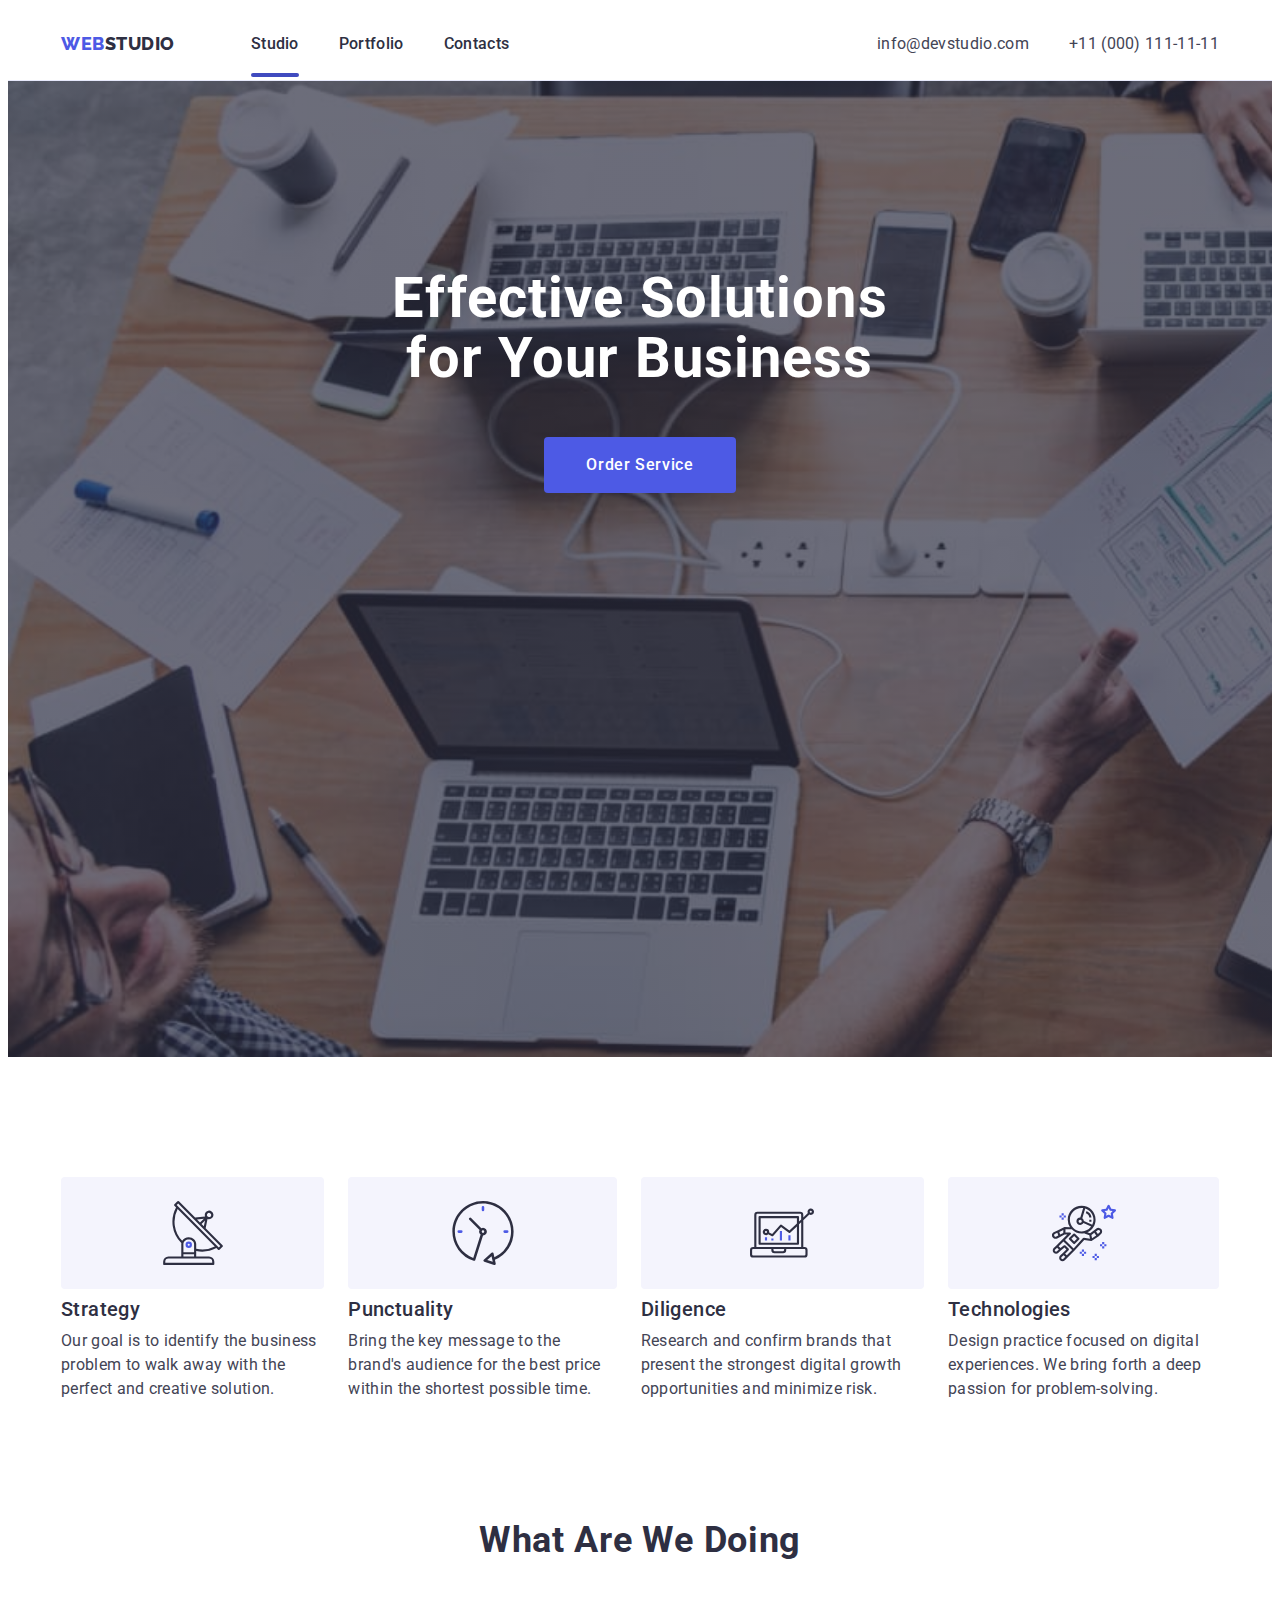
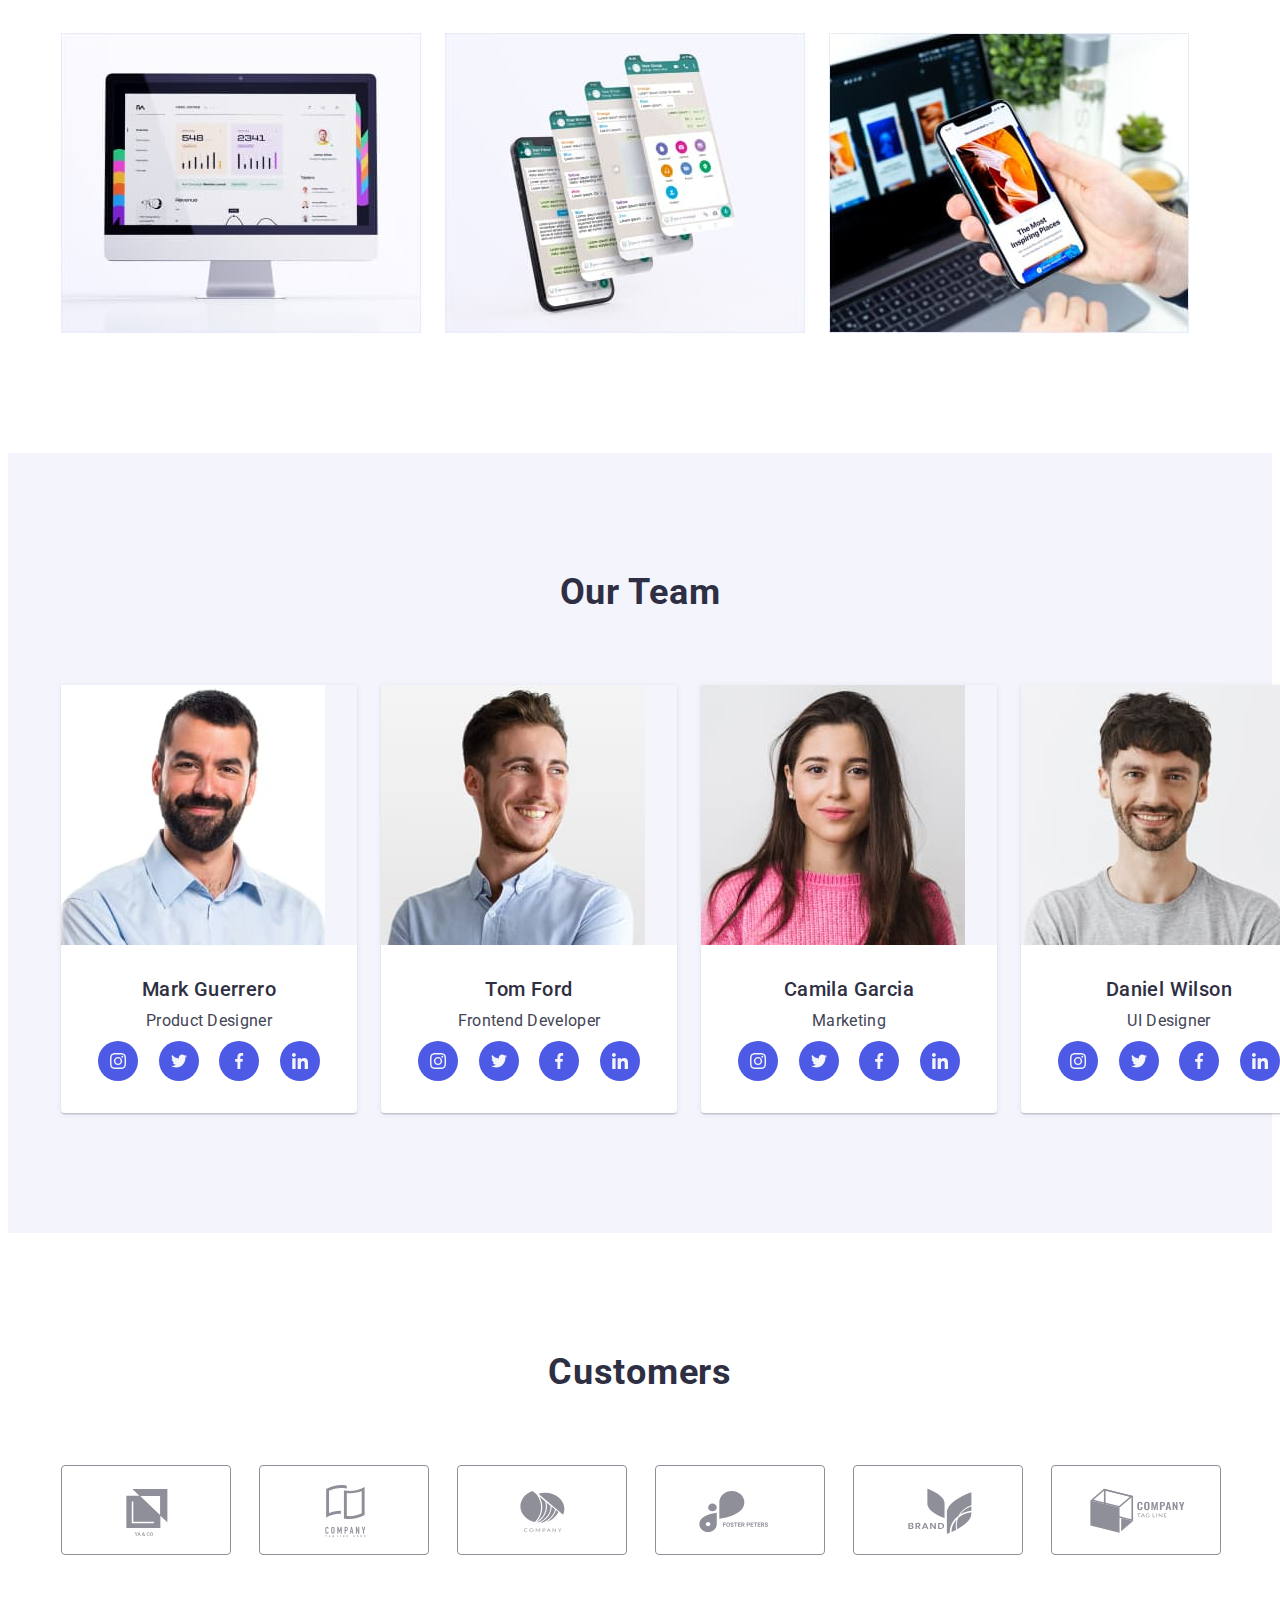
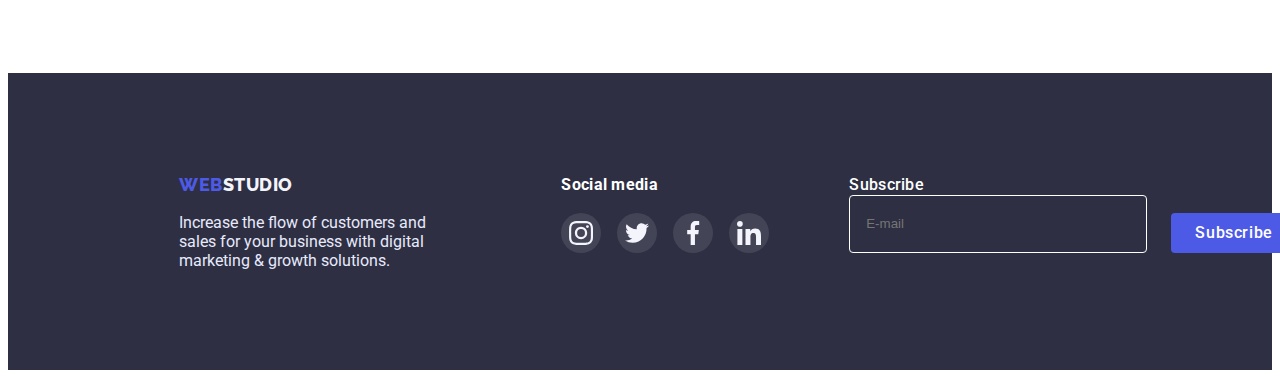
<file: index.html>
<!DOCTYPE html>
<html lang="en">
	<head>
		<meta charset="UTF-8" />
		<meta http-equiv="X-UA-Compatible" content="IE=edge" />
		<meta name="viewport" content="width=device-width, initial-scale=1.0" />
		<title>WebStudio</title>
		<link rel="preconnect" href="https://fonts.googleapis.com" />
		<link rel="preconnect" href="https://fonts.gstatic.com" crossorigin />
		<link
			href="https://fonts.googleapis.com/css2?family=Raleway:wght@800&family=Roboto:wght@400;500;700;900&display=swap"
			rel="stylesheet"
		/>
		<link
			rel="stylesheet"
			href="https://cdnjs.cloudflare.com/ajax/libs/modern-normalize/1.1.0/modern-normalize.min.css"
			integrity="sha512-wpPYUAdjBVSE4KJnH1VR1HeZfpl1ub8YT/NKx4PuQ5NmX2tKuGu6U/JRp5y+Y8XG2tV+wKQpNHVUX03MfMFn9Q=="
			crossorigin="anonymous"
			referrerpolicy="no-referrer"
		/>
		<link rel="stylesheet" href="./css/styles.css" />
	</head>
	<body>
		<header class="header">
			<div class="container header-content">
				<nav class="header-navigation">
					<a href="./index.html" class="header-logo link logo"><span>Web</span>Studio</a>
					<ul class="header-list list">
						<li class="header-item"><a href="" class="header-link link current">Studio</a></li>
						<li class="header-item"><a href="./portfolio.html" class="header-link link">Portfolio</a></li>
						<li class="header-item"><a href="" class="header-link link">Contacts</a></li>
					</ul>
				</nav>

				<!-- Contacts -->
				<address class="header-adress">
					<ul class="header-adress-list list">
						<li><a href="mailto:info@devstudio.com" class="header-mail link">info@devstudio.com</a></li>

						<li><a href="tel:+110001111111" class="header-tel link">+11 (000) 111-11-11</a></li>
					</ul>
				</address>
			</div>
		</header>

		<main>
			<!-- Hero section-->
			<section class="hero">
				<div class="container hero-content">
					<h1 class="hero-title">Effective Solutions for Your Business</h1>
					<button data-modal-open type="button" class="hero-btn btn">Order Service</button>
				</div>
			</section>

			<!-- Our advantages -->

			<section class="advantages section">
				<div class="container">
					<h2 class="visually-hidden">Advantages</h2>
					<ul class="advantages-list list">
						<li class="advantages-item">
							<div class="advantages-content">
								<svg class="advantages-icons">
									<use href="./images/icons.svg#icon-antenna"></use>
								</svg>
							</div>
							<h3 class="advantages-title title">Strategy</h3>
							<p class="advantages-subtitle subtitle">
								Our goal is to identify the business problem to walk away with the perfect and creative solution.
							</p>
						</li>
						<li class="advantages-item">
							<div class="advantages-content">
								<svg class="advantages-icons">
									<use href="./images/icons.svg#icon-clock"></use></svg
							></div>
							<h3 class="advantages-title title">Punctuality</h3>
							<p class="advantages-subtitle subtitle">
								Bring the key message to the brand's audience for the best price within the shortest possible time.
							</p>
						</li>
						<li class="advantages-item">
							<div class="advantages-content">
								<svg class="advantages-icons">
									<use href="./images/icons.svg#icon-diagram"></use></svg
							></div>
							<h3 class="advantages-title title">Diligence</h3>
							<p class="advantages-subtitle subtitle">
								Research and confirm brands that present the strongest digital growth opportunities and minimize risk.
							</p>
						</li>
						<li class="advantages-item">
							<div class="advantages-content">
								<svg class="advantages-icons">
									<use href="./images/icons.svg#icon-astronaut"></use></svg
							></div>
							<h3 class="advantages-title title">Technologies</h3>
							<p class="advantages-subtitle subtitle subtitle">
								Design practice focused on digital experiences. We bring forth a deep passion for problem-solving.
							</p>
						</li>
					</ul>
				</div>
			</section>

			<!-- What are we doing -->
			<section class="services section">
				<div class="container">
					<h2 class="services-title">What are we doing</h2>
					<ul class="services-list list">
						<li class="services-item">
							<img src="./images/img1.jpg" alt="computer photo" width="360" />
						</li>
						<li class="services-item">
							<img src="./images/img2.jpg" alt="smartphone photo" width="360" />
						</li>
						<li class="services-item">
							<img src="./images/img3.jpg" alt="smartphone and komputer" width="360" />
						</li>
					</ul>
				</div>
			</section>
			<!-- Our team -->
			<section class="team section">
				<div class="container">
					<h2 class="team-title">Our Team</h2>
					<ul class="team-list list">
						<li class="team-item">
							<img src="./images/img4.jpg" alt="Mark Guerrero" width="264" />

							<div class="team-content">
								<h3 class="team-name title">Mark Guerrero</h3>
								<p class="team-post subtitle">Product Designer</p>
								<div class="team-icons">
									<ul class="social-media-list list">
										<li
											><a href="https://www.instagram.com/" class="team-bg-icons">
												<svg class="social-media-item" width="16" height="16">
													<use href="./images/icons.svg#icon-instagram"></use></svg
											></a>
										</li>
										<li
											><a href="https://twitter.com/" class="team-bg-icons">
												<svg class="social-media-item" width="16" height="16">
													<use href="./images/icons.svg#icon-twitter"></use></svg
											></a>
										</li>
										<li
											><a href="https://www.facebook.com/" class="team-bg-icons">
												<svg class="social-media-item" width="16" height="16">
													<use href="./images/icons.svg#icon-facebook"></use></svg
											></a>
										</li>
										<li
											><a href="https://www.linkedin.com/" class="team-bg-icons">
												<svg class="social-media-item" width="16" height="16">
													<use href="./images/icons.svg#icon-linkedin"></use></svg
											></a>
										</li>
									</ul>
								</div>
							</div>
						</li>
						<li class="team-item">
							<img src="./images/img5.jpg" alt="Tom Ford" width="264" />
							<div class="team-content">
								<h3 class="team-name title">Tom Ford</h3>
								<p class="team-post subtitle">Frontend Developer</p
								><div class="team-icons">
									<ul class="social-media-list list">
										<li
											><a href="https://www.instagram.com/" class="team-bg-icons">
												<svg class="social-media-item" width="16" height="16">
													<use href="./images/icons.svg#icon-instagram"></use></svg
											></a>
										</li>
										<li
											><a href="https://twitter.com/" class="team-bg-icons">
												<svg class="social-media-item" width="16" height="16">
													<use href="./images/icons.svg#icon-twitter"></use></svg
											></a>
										</li>
										<li
											><a href="https://www.facebook.com/" class="team-bg-icons">
												<svg class="social-media-item" width="16" height="16">
													<use href="./images/icons.svg#icon-facebook"></use></svg
											></a>
										</li>
										<li
											><a href="https://www.linkedin.com/" class="team-bg-icons">
												<svg class="social-media-item" width="16" height="16">
													<use href="./images/icons.svg#icon-linkedin"></use></svg
											></a>
										</li>
									</ul> </div
							></div>
						</li>
						<li class="team-item">
							<img src="./images/img6.jpg" alt="Camila Garcia" width="264" />
							<div class="team-content">
								<h3 class="team-name title">Camila Garcia</h3>
								<p class="team-post subtitle">Marketing</p
								><div class="team-icons">
									<ul class="social-media-list list">
										<li
											><a href="https://www.instagram.com/" class="team-bg-icons">
												<svg class="social-media-item" width="16" height="16">
													<use href="./images/icons.svg#icon-instagram"></use></svg
											></a>
										</li>
										<li
											><a href="https://twitter.com/" class="team-bg-icons">
												<svg class="social-media-item" width="16" height="16">
													<use href="./images/icons.svg#icon-twitter"></use></svg
											></a>
										</li>
										<li
											><a href="https://www.facebook.com/" class="team-bg-icons">
												<svg class="social-media-item" width="16" height="16">
													<use href="./images/icons.svg#icon-facebook"></use></svg
											></a>
										</li>
										<li
											><a href="https://www.linkedin.com/" class="team-bg-icons">
												<svg class="social-media-item" width="16" height="16">
													<use href="./images/icons.svg#icon-linkedin"></use></svg
											></a>
										</li>
									</ul> </div
							></div>
						</li>
						<li class="team-item">
							<img src="./images/img7.jpg" alt="Daniel Wilson" width="264" />
							<div class="team-content">
								<h3 class="team-name title">Daniel Wilson</h3>
								<p class="team-post subtitle">UI Designer</p
								><div class="team-icons">
									<ul class="social-media-list list">
										<li
											><a href="https://www.instagram.com/" class="team-bg-icons">
												<svg class="social-media-item" width="16" height="16">
													<use href="./images/icons.svg#icon-instagram"></use></svg
											></a>
										</li>
										<li
											><a href="https://twitter.com/" class="team-bg-icons">
												<svg class="social-media-item" width="16" height="16">
													<use href="./images/icons.svg#icon-twitter"></use></svg
											></a>
										</li>
										<li
											><a href="https://www.facebook.com/" class="team-bg-icons">
												<svg class="social-media-item" width="16" height="16">
													<use href="./images/icons.svg#icon-facebook"></use></svg
											></a>
										</li>
										<li
											><a href="https://www.linkedin.com/" class="team-bg-icons">
												<svg class="social-media-item" width="16" height="16">
													<use href="./images/icons.svg#icon-linkedin"></use></svg
											></a>
										</li>
									</ul> </div
							></div>
						</li>
					</ul>
				</div>
			</section>
			<!-- Customers -->
			<section class="section">
				<div class="container">
					<h2 class="clients-title">Customers</h2>
					<ul class="cliets-list list">
						<li class="clients-item">
							<a href="/" class="clients-link link">
								<svg class="clients-icon" width="41" height="47">
									<use href="./images/icons.svg#icon-company1"></use>
								</svg>
							</a>
						</li>
						<li class="clients-item">
							<a href="/" class="clients-link link">
								<svg class="clients-icon" width="40" height="52">
									<use href="./images/icons.svg#icon-company2"></use>
								</svg>
							</a>
						</li>
						<li class="clients-item">
							<a href="/" class="clients-link link">
								<svg class="clients-icon" width="44" height="41">
									<use href="./images/icons.svg#icon-company3"></use>
								</svg>
							</a>
						</li>
						<li class="clients-item">
							<a href="/" class="clients-link link">
								<svg class="clients-icon" width="104" height="56">
									<use href="./images/icons.svg#icon-company4"></use>
								</svg>
							</a>
						</li>
						<li class="clients-item">
							<a href="/" class="clients-link link">
								<svg class="clients-icon" width="63" height="45">
									<use href="./images/icons.svg#icon-company5"></use>
								</svg>
							</a>
						</li>
						<li class="clients-item">
							<a href="/" class="clients-link link">
								<svg class="clients-icon" width="94" height="45">
									<use href="./images/icons.svg#icon-company6"></use>
								</svg>
							</a>
						</li>
					</ul>
				</div>
			</section>
		</main>
		<footer class="footer">
			<div class="container">
				<div class="footer-content">
					<div
						><a href="./index.html" class="footer-logo link logo"><span>Web</span>Studio</a>
						<p class="footer-text">
							Increase the flow of customers and sales for your business with digital marketing & growth solutions.
						</p>
					</div>
					<div class="footer-social-media"
						><p class="footer-subtitle"><b>Social media</b></p>
						<ul class="footer-icons-list list">
							<li class="footer-item">
								<a href="https://www.instagram.com/" class="footer-link">
									<svg class="social-media-item" width="24" height="24">
										<use href="./images/icons.svg#icon-instagram"></use>
									</svg>
								</a>
							</li>
							<li>
								<a href="https://twitter.com/" class="footer-link">
									<svg class="social-media-item" width="24" height="24">
										<use href="./images/icons.svg#icon-twitter"></use>
									</svg>
								</a>
							</li>
							<li class="footer-item">
								<a href="https://www.facebook.com/" class="footer-link">
									<svg class="social-media-item" width="24" height="24">
										<use href="./images/icons.svg#icon-facebook"></use>
									</svg>
								</a>
							</li>
							<li class="footer-item">
								<a href="https://www.linkedin.com/" class="footer-link">
									<svg class="social-media-item" width="24" height="24">
										<use href="./images/icons.svg#icon-linkedin"></use>
									</svg>
								</a>
							</li> </ul
					></div>
					<form class="footer-form">
						<label class="footer-label" for="email">Subscribe</label>
						<input class="footer-input" type="email" name="email" id="email" placeholder="E-mail" />
						<button class="footer-form-btn btn" type="submit"
							>Subscribe
							<svg class="footer-form-icon" width="24" height="24">
								<use href="./images/icons.svg#icon-subscribe"></use>
							</svg>
						</button>
					</form>
				</div>
			</div>
		</footer>
		<!-- Modal  -->
		<div class="backdrop is-hidden" data-modal>
			<div class="modal">
				<button type="button" class="modal-close-btn" data-modal-close>
					<svg class="modal-icon-closed" width="8" height="8">
						<use href="./images/icons.svg#icon-close"></use>
					</svg>
				</button>
				<p class="modal-text">Leave your contacts and we will call you back</p>
				<form class="modal-form">
					<div class="form-group"
						><label class="modal-label-name label-modal-form">
							<span>Name</span>
							<input class="modal-input-name input-form" type="text" name="Name" placeholder=" " autofocus />
							<svg width="18" height="24" class="modal-form-icon">
								<use href="./images/icons.svg#icon-person"></use></svg></label
					></div>
					<div class="form-group"
						><label class="modal-label-phone label-modal-form">
							<span>Phone</span>
							<input class="modal-input-phone input-form" type="tel" name="Phone" placeholder=" " />
							<svg width="18" height="24" class="modal-form-icon">
								<use href="./images/icons.svg#icon-phone"></use></svg></label
					></div>
					<div class="form-group"
						><label class="modal-label-email label-modal-form">
							<span>Email</span>
							<input class="modal-input-email input-form" type="email" name="Email" placeholder=" " />
							<svg width="18" height="24" class="modal-form-icon">
								<use href="./images/icons.svg#icon-email"></use></svg></label
					></div>
					<label class="modal-label-textarea label-modal-form">
						<span>Comment</span>
						<textarea class="modal-textarea input-form" name="Comment" placeholder="Text input"></textarea>
					</label>
					<div class="form-group-checkbox"
						><label class="modal-label-checkbox label-modal-form">
							<input
								class="modal-input-checkbox visually-hidden"
								type="checkbox"
								name="checkbox"
								value="privacy-policy"
							/><span class="modal-span-checkbox">
								<svg class="modal-checkbox-icon" width="10" height="8">
									<use href="./images/icons.svg#icon-check"></use>
								</svg>
							</span>
							<span>I accept the terms and conditions of the <span class="privacy-policy">Privacy Policy</span></span>
						</label></div
					>

					<button class="modal-send-btn btn" type="submit">Send</button>
				</form>
			</div>
		</div>
		<script src="./js/modal.js"></script>
	</body>
</html>
</file>
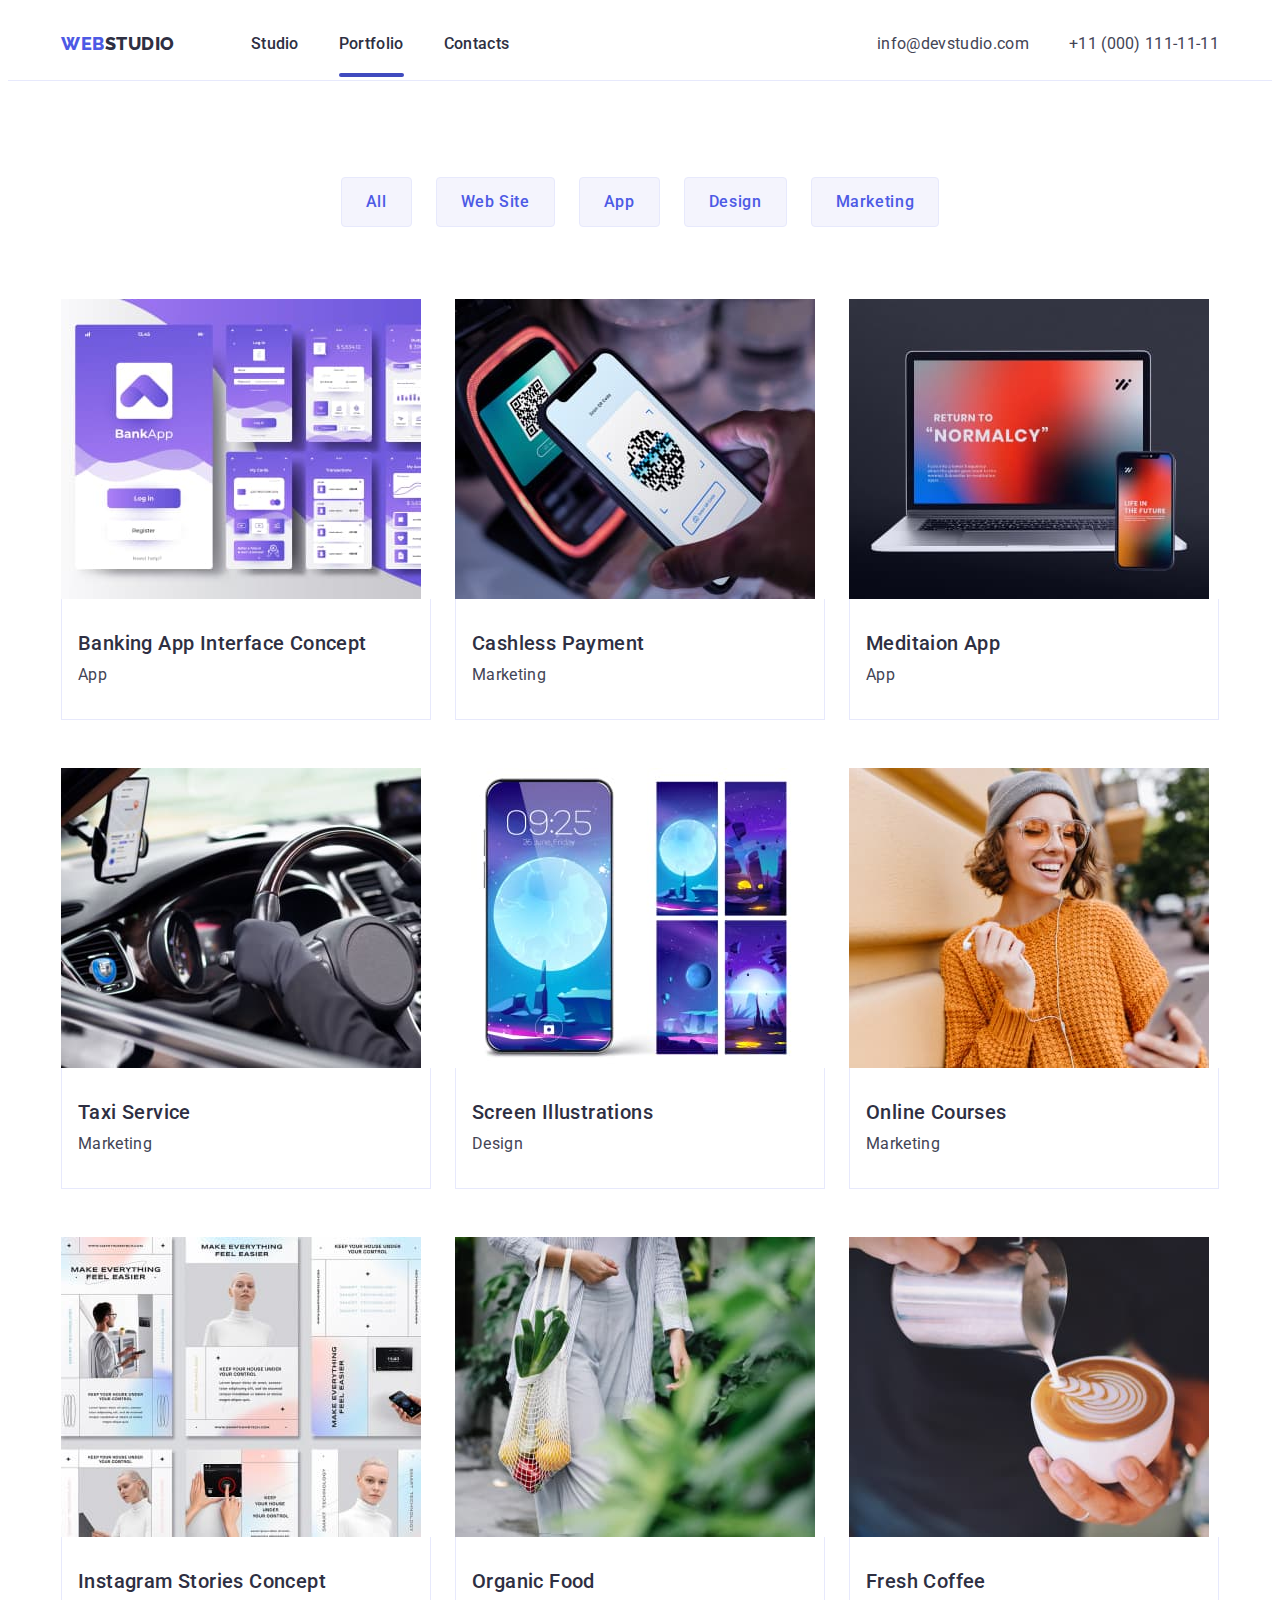
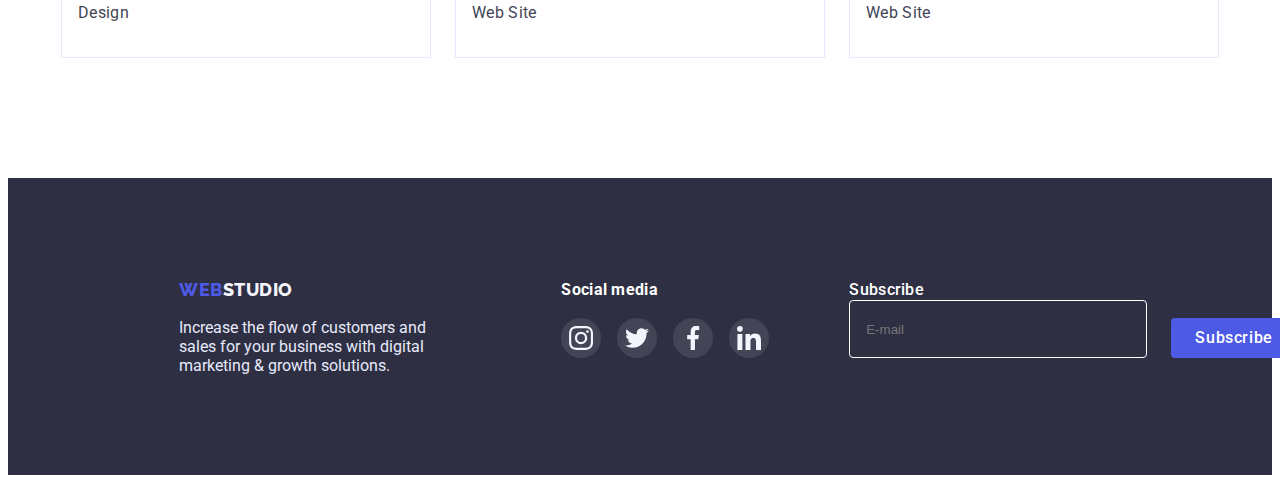
<file: portfolio.html>
<!DOCTYPE html>
<html lang="en">
	<head>
		<meta charset="UTF-8" />
		<meta http-equiv="X-UA-Compatible" content="IE=edge" />
		<meta name="viewport" content="width=device-width, initial-scale=1.0" />
		<title>Portfolio</title>
		<link rel="preconnect" href="https://fonts.googleapis.com" />
		<link rel="preconnect" href="https://fonts.gstatic.com" crossorigin />
		<link
			href="https://fonts.googleapis.com/css2?family=Raleway:wght@800&family=Roboto:wght@400;500;700;900&display=swap"
			rel="stylesheet"
		/>
		<link
			rel="stylesheet"
			href="https://cdnjs.cloudflare.com/ajax/libs/modern-normalize/1.1.0/modern-normalize.min.css"
			integrity="sha512-wpPYUAdjBVSE4KJnH1VR1HeZfpl1ub8YT/NKx4PuQ5NmX2tKuGu6U/JRp5y+Y8XG2tV+wKQpNHVUX03MfMFn9Q=="
			crossorigin="anonymous"
			referrerpolicy="no-referrer"
		/>
		<link rel="stylesheet" href="./css/styles.css" />
	</head>
	<body>
		<header class="header">
			<div class="container">
				<div class="header-content">
					<nav class="header-navigation">
						<a href="./index.html" class="header-logo link logo"><span>Web</span>Studio</a>
						<ul class="header-list list">
							<li class="header-item"><a href="./index.html" class="header-link link">Studio</a></li>
							<li class="header-item"><a href="" class="header-link link current">Portfolio</a></li>
							<li class="header-item"><a href="" class="header-link link">Contacts</a></li>
						</ul>
					</nav>

					<!-- Contacts -->
					<address class="header-adress">
						<ul class="header-adress-list list">
							<li><a href="mailto:info@devstudio.com" class="header-mail link">info@devstudio.com</a></li>

							<li><a href="tel:+110001111111" class="header-tel link">+11 (000) 111-11-11</a></li>
						</ul>
					</address>
				</div>
			</div>
		</header>
		<main>
			<section class="portfolio section">
				<!-- Portfolio  -->
				<div class="container">
					<h1 class="visually-hidden">Portfolio</h1>
					<ul class="filtr-list list">
						<li class="filtr-item"><button type="button" class="filtr-btn btn">All</button></li>
						<li class="filtr-item"><button type="button" class="filtr-btn btn">Web Site</button></li>
						<li class="filtr-item"><button type="button" class="filtr-btn btn">App</button></li>
						<li class="filtr-item"><button type="button" class="filtr-btn btn">Design</button></li>
						<li class="filtr-item"><button type="button" class="filtr-btn btn">Marketing</button></li>
					</ul>
					<ul class="portfolio-list list">
						<li class="portfolio-item">
							<a href="/" class="portfolio-link link">
								<div class="container-portfolio-carts"
									><img src="./images/portfolio1.jpg" alt="Banking App Interface Concept" width="360" height="300" />
									<p class="portfolio-overlay-text"
										>14 Stylish and User-Friendly App Design Concepts · Task Manager App · Calorie Tracker App · Exotic
										Fruit Ecommerce App · Cloud Storage App</p
									>
								</div>
								<div class="portfolio-list-kontent">
									<h2 class="portfolio-title title">Banking App Interface Concept</h2>
									<p class="portfolio-subtitle subtitle">App</p>
								</div></a
							>
						</li>
						<li class="portfolio-item"
							><a href="/" class="portfolio-link link"
								><div class="container-portfolio-carts"
									><img src="./images/portfolio2.jpg" alt="Banking App Interface Concept" width="360" height="300" />
									<p class="portfolio-overlay-text"
										>14 Stylish and User-Friendly App Design Concepts · Task Manager App · Calorie Tracker App · Exotic
										Fruit Ecommerce App · Cloud Storage App</p
									>
								</div>
								<div class="portfolio-list-kontent">
									<h2 class="portfolio-title title">Cashless Payment</h2>
									<p class="portfolio-subtitle subtitle">Marketing</p></div
								></a
							>
						</li>
						<li class="portfolio-item"
							><a href="/" class="portfolio-link link"
								><div class="container-portfolio-carts"
									><img src="./images/portfolio3.jpg" alt="Banking App Interface Concept" width="360" height="300" />
									<p class="portfolio-overlay-text"
										>14 Stylish and User-Friendly App Design Concepts · Task Manager App · Calorie Tracker App · Exotic
										Fruit Ecommerce App · Cloud Storage App</p
									>
								</div>
								<div class="portfolio-list-kontent">
									<h2 class="portfolio-title title">Meditaion App</h2>
									<p class="portfolio-subtitle subtitle">App</p></div
								></a
							>
						</li>
						<li class="portfolio-item"
							><a href="/" class="portfolio-link link"
								><div class="container-portfolio-carts"
									><img src="./images/portfolio4.jpg" alt="Banking App Interface Concept" width="360" height="300" />
									<p class="portfolio-overlay-text"
										>14 Stylish and User-Friendly App Design Concepts · Task Manager App · Calorie Tracker App · Exotic
										Fruit Ecommerce App · Cloud Storage App</p
									>
								</div>
								<div class="portfolio-list-kontent">
									<h2 class="portfolio-title title">Taxi Service</h2>
									<p class="portfolio-subtitle subtitle">Marketing</p></div
								></a
							>
						</li>
						<li class="portfolio-item"
							><a href="/" class="portfolio-link link"
								><div class="container-portfolio-carts"
									><img src="./images/portfolio5.jpg" alt="Banking App Interface Concept" width="360" height="300" />
									<p class="portfolio-overlay-text"
										>14 Stylish and User-Friendly App Design Concepts · Task Manager App · Calorie Tracker App · Exotic
										Fruit Ecommerce App · Cloud Storage App</p
									>
								</div>
								<div class="portfolio-list-kontent">
									<h2 class="portfolio-title title">Screen Illustrations</h2>
									<p class="portfolio-subtitle subtitle">Design</p></div
								></a
							>
						</li>
						<li class="portfolio-item"
							><a href="/" class="portfolio-link link"
								><div class="container-portfolio-carts"
									><img src="./images/portfolio6.jpg" alt="Banking App Interface Concept" width="360" height="300" />
									<p class="portfolio-overlay-text"
										>14 Stylish and User-Friendly App Design Concepts · Task Manager App · Calorie Tracker App · Exotic
										Fruit Ecommerce App · Cloud Storage App</p
									>
								</div>
								<div class="portfolio-list-kontent">
									<h2 class="portfolio-title title">Online Courses</h2>
									<p class="portfolio-subtitle subtitle">Marketing</p></div
								></a
							>
						</li>
						<li class="portfolio-item"
							><a href="/" class="portfolio-link link"
								><div class="container-portfolio-carts"
									><img src="./images/portfolio7.jpg" alt="Banking App Interface Concept" width="360" height="300" />
									<p class="portfolio-overlay-text"
										>14 Stylish and User-Friendly App Design Concepts · Task Manager App · Calorie Tracker App · Exotic
										Fruit Ecommerce App · Cloud Storage App</p
									>
								</div>
								<div class="portfolio-list-kontent">
									<h2 class="portfolio-title title">Instagram Stories Concept</h2>
									<p class="portfolio-subtitle subtitle">Design</p></div
								></a
							>
						</li>
						<li class="portfolio-item"
							><a href="/" class="portfolio-link link"
								><div class="container-portfolio-carts"
									><img src="./images/portfolio8.jpg" alt="Banking App Interface Concept" width="360" height="300" />
									<p class="portfolio-overlay-text"
										>14 Stylish and User-Friendly App Design Concepts · Task Manager App · Calorie Tracker App · Exotic
										Fruit Ecommerce App · Cloud Storage App</p
									>
								</div>
								<div class="portfolio-list-kontent">
									<h2 class="portfolio-title title">Organic Food</h2>
									<p class="portfolio-subtitle subtitle">Web Site</p></div
								></a
							>
						</li>
						<li class="portfolio-item"
							><a href="/" class="portfolio-link link"
								><div class="container-portfolio-carts"
									><img src="./images/portfolio9.jpg" alt="Banking App Interface Concept" width="360" height="300" />
									<p class="portfolio-overlay-text"
										>14 Stylish and User-Friendly App Design Concepts · Task Manager App · Calorie Tracker App · Exotic
										Fruit Ecommerce App · Cloud Storage App</p
									>
								</div>
								<div class="portfolio-list-kontent">
									<h2 class="portfolio-title title">Fresh Coffee</h2>
									<p class="portfolio-subtitle subtitle">Web Site</p></div
								></a
							>
						</li>
					</ul>
				</div>
			</section>
		</main>
		<footer class="footer">
			<div class="container">
				<div class="footer-content">
					<div
						><a href="./index.html" class="footer-logo link logo"><span>Web</span>Studio</a>
						<p class="footer-text">
							Increase the flow of customers and sales for your business with digital marketing & growth solutions.
						</p>
					</div>
					<div class="footer-social-media"
						><p class="footer-subtitle"><b>Social media</b></p>
						<ul class="footer-icons-list list">
							<li class="footer-item">
								<a href="https://www.instagram.com/" class="footer-link">
									<svg class="social-media-item" width="24" height="24">
										<use href="./images/icons.svg#icon-instagram"></use>
									</svg>
								</a>
							</li>
							<li>
								<a href="https://twitter.com/" class="footer-link">
									<svg class="social-media-item" width="24" height="24">
										<use href="./images/icons.svg#icon-twitter"></use>
									</svg>
								</a>
							</li>
							<li class="footer-item">
								<a href="https://www.facebook.com/" class="footer-link">
									<svg class="social-media-item" width="24" height="24">
										<use href="./images/icons.svg#icon-facebook"></use>
									</svg>
								</a>
							</li>
							<li class="footer-item">
								<a href="https://www.linkedin.com/" class="footer-link">
									<svg class="social-media-item" width="24" height="24">
										<use href="./images/icons.svg#icon-linkedin"></use>
									</svg>
								</a>
							</li> </ul
					></div>
					<form class="footer-form">
						<label class="footer-label" for="email">Subscribe</label>
							<input class="footer-input" type="email" name="email" id="email" placeholder="E-mail">
							<button class="footer-form-btn btn" type="submit">Subscribe
								<svg class="footer-form-icon" width="24" height="24">
									<use href="./images/icons.svg#icon-subscribe"></use>
								</svg>
							</button>
						
					</form>
				</div>
			</div>
		</footer>
	</body>
</html>
</file>
<file: css/styles.css>
:root {
	--main-title-color: #2e2f42;
	--main-accent-color: #404bbf;
	--secondary-accent-color: #4d5ae5;
	--background-color-gray: #2e2f42;
	--secondary-title-color: #2e2f42;
	--main-color-hero: #ffffff;
	--background-btn: #e7e9fc;
	--section-team-background: #f4f4fd;
	--footer-logo: #f4f4fd;
	--footer-text: #e7e9fc;
	--btn-hover-focus: #ffffff;
	--background-btn-filtr: #f4f4fd;
	--border-portfolio-items: #e7e9fc;
	--icons-color: #8e8f99;
	--bg-icons-footer: rgba(255, 255, 255, 0.1);
	--bg-hover-icons-footer: #31d0aa;
	--backdrop: rgba(46, 47, 66, 0.4);
	--bg-modal: #fcfcfc;
	--bg-border-close-icon: rgba(0, 0, 0, 0.1);
	--text-main: #434455;
}
h1,
h2,
h3,
h4,
h5,
h6,
p {
	margin: 0;
}
ul {
	margin: 0;
	padding: 0;
}
img {
	display: block;
	max-width: 100%;
	height: auto;
}
body {
	font-family: "Roboto", sans-serif;
	font-size: 16px;
	color: #434455;
}

/* ----------------------------Common classes--------------------------- */

.container {
	width: 1158px;
	margin: 0 auto;
	padding: 0 15px;
	/* outline: 1px solid teal; */
}
.section {
	padding: 120px 0;
}
.list {
	list-style: none;
}
.link {
	text-decoration: none;
}
.btn {
	cursor: pointer;
	font-family: inherit;
	font-size: 16px;
	font-weight: 500;
	line-height: 1.5;
	letter-spacing: 0.04em;
}

.logo {
	font-family: "Raleway", sans-serif;
	font-weight: 800;
	font-size: 18px;
	line-height: 1.33;
	letter-spacing: 0.03em;
	text-transform: uppercase;
}
.title {
	font-weight: 500;
	font-size: 20px;
	line-height: 1.2;
	letter-spacing: 0.02em;
}
.visually-hidden {
	position: absolute;
	width: 1px;
	height: 1px;
	margin: -1px;
	border: 0;
	padding: 0;
	white-space: nowrap;
	clip-path: inset(100%);
	clip: rect(0 0 0 0);
	overflow: hidden;
}
.subtitle {
	line-height: 1.5;
	letter-spacing: 0.02em;
}

.current::after {
	display: block;
	content: "";
	position: absolute;
	width: 100%;
	height: 4px;
	background-color: var(--main-accent-color);
	border-radius: 2px;
	bottom: 0;
	left: 0;
}
.backdrop {
	position: fixed;
	top: 0;
	left: 0;
	opacity: 1;
	transition: opacity 250ms cubic-bezier(0.4, 0, 0.2, 1);

	width: 100%;
	height: 100%;

	background-color: var(--backdrop);
}
.backdrop.is-hidden {
	opacity: 0;
	pointer-events: none;
}
.backdrop.is-hidden .modal {
	transform: translate(-50%, -50%) scale(1.2);
}
.modal {
	position: absolute;
	top: 50%;
	left: 50%;
	transform: translate(-50%, -50%) scale(1);
	transition: transform 250ms cubic-bezier(0.4, 0, 0.2, 1);

	padding: 24px;
	width: 408px;
	min-height: 576px;

	border-radius: 4px;
	background-color: var(--bg-modal);
}
.modal-close-btn {
	display: flex;
	justify-content: center;
	align-items: center;
	width: 24px;
	height: 24px;
	margin-left: auto;
	margin-bottom: 24px;

	cursor: pointer;
	background: var(--background-btn);
	border: 1px solid var(--bg-border-close-icon);
	border-radius: 50%;
}
.modal-close-btn:hover,
.modal-close-btn:focus {
	transition: background-color 250ms cubic-bezier(0.4, 0, 0.2, 1), color 250ms cubic-bezier(0.4, 0, 0.2, 1);

	background-color: var(--main-accent-color);
	color: var(--btn-hover-focus);
}
.modal-icon-closed {
	fill: currentColor;
}
.modal-text {
	margin-bottom: 16px;

	text-align: center;

	color: var(--main-title-color);
	font-weight: 500;
	font-size: 16px;
	line-height: 1.5;
	letter-spacing: 0.02em;
}
.modal-form {
}
.form-group {
	margin-bottom: 8px;
	position: relative;
}
.form-group-checkbox {
	margin-top: 16px;
	margin-bottom: 24px;
}
.label-modal-form > span {
	font-size: 12px;
	line-height: 1.17;
	letter-spacing: 0.04em;
	color: #8e8f99;
}
.input-form {
	transition: opacity 250ms cubic-bezier(0.4, 0, 0.2, 1);

	display: block;
	padding: 11px 38px;
	width: 360px;
	height: 40px;
	margin-top: 4px;

	outline: none;
	color: var(--main-title-color);
	opacity: 0.2;
	border: 1px solid var(--secondary-title-color);
	border-radius: 4px;
}
.input-form:focus {
	border: 1px solid var(--secondary-accent-color);
	opacity: 1;
}
.input-form:focus + .modal-form-icon {
	fill: var(--secondary-accent-color);
}
.input-form:not(:placeholder-shown) {
	color: var(--main-title-color);
	border: 1px solid var(--secondary-accent-color);
	border-radius: 4px;
	opacity: 1;
}
.modal-form-icon {
	transition: fill 250ms cubic-bezier(0.4, 0, 0.2, 1);
	position: absolute;
	left: 16px;
	bottom: 8px;
}
.privacy-policy {
	color: var(--secondary-accent-color);
	text-decoration: underline;
}
textarea {
	resize: none;
}
textarea::placeholder {
	font-size: 12px;
	line-height: 1.17;
	letter-spacing: 0.04em;
	color: rgba(46, 47, 66, 0.4);
}

.modal-span-checkbox {
	position: absolute;
	left: 0;
	bottom: 0;

	display: flex;
	justify-content: center;
	align-items: center;

	width: 16px;
	height: 16px;
	border: 1px solid var(--secondary-title-color);
	border-radius: 2px;
}
.modal-label-name {
}
.modal-input-name {
}
.modal-label-phone {
}
.modal-input-phone {
}
.modal-label-email {
}
.modal-input-email {
}
.modal-label-textarea {
}
.modal-textarea {
	padding: 8px 16px;
}
.modal-label-checkbox {
	position: relative;

	padding-left: 24px;
	font-size: 12px;
	line-height: 1.17;
	letter-spacing: 0.04em;
	color: var(--icons-color);
}
.modal-input-checkbox:checked + .modal-span-checkbox {
	background-color: var(--main-accent-color);
	border: none;
}
.modal-checkbox-icon {
	fill: var(--btn-hover-focus);
}
.modal-textarea {
	width: 360px;
	height: 120px;
}
.modal-send-btn {
	transition: background-color 250ms cubic-bezier(0.4, 0, 0.2, 1), box-shadow 250ms cubic-bezier(0.4, 0, 0.2, 1);

	display: block;
	margin: 0 auto;
	min-width: 169px;
	padding: 16px 32px;

	background-color: var(--secondary-accent-color);
	border: none;
	color: var(--btn-hover-focus);
	border-radius: 4px;
}
.modal-send-btn:hover,
.modal-send-btn:focus {
	background-color: var(--main-accent-color);
	box-shadow: 0px 4px 4px rgba(0, 0, 0, 0.15);
}

/* ----------------------------------------------------------------Studio---------------------------------------------------------------- */

/* ----------------------------Header--------------------------- */
.header {
	border-bottom: 1px solid var(--footer-text);
}
.header-content {
	display: flex;
	align-items: center;
}
.header-navigation {
	display: flex;
	align-items: center;

	font-weight: 500;
	line-height: 1.5;
	letter-spacing: 0.02em;
	color: var(--secondary-title-color);
}
.header-logo {
	margin-right: 76px;

	color: var(--secondary-title-color);
}
.header-logo > span {
	color: var(--secondary-accent-color);
}
.header-list {
	display: flex;
	gap: 40px;
}
.header-item {
	padding: 24px 0;
}
.header-link {
	position: relative;

	padding: 24px 0;

	font-weight: 500;
	line-height: 1.5;
	letter-spacing: 0.02em;
	color: var(--secondary-title-color);
}
.header-link:hover,
.header-link:focus {
	transition: color 250ms cubic-bezier(0.4, 0, 0.2, 1);

	color: var(--main-accent-color);
}
.header-adress {
	margin-left: auto;
}
.header-adress-list {
	display: flex;
}
.header-mail {
	margin-right: 40px;
}
.header-mail,
.header-tel {
	font-style: normal;
	line-height: 1.5;
	letter-spacing: 0.02em;
	color: inherit;
}
.header-mail:hover,
.header-mail:focus {
	transition: color 250ms cubic-bezier(0.4, 0, 0.2, 1);

	color: var(--main-accent-color);
}
.header-tel:hover,
.header-tel:focus {
	transition: color 250ms cubic-bezier(0.4, 0, 0.2, 1);

	color: var(--main-accent-color);
}
.header-tel {
}

/* ----------------------------Hero--------------------------- */

.hero {
	text-align: center;
}
.hero-content {
	background-color: rgba(46, 47, 66, 0.7);
	padding: 188px 0 188px;
	background-image: linear-gradient(to right, rgba(46, 47, 66, 0.7), rgba(46, 47, 66, 0.7)), url(../images/bg-hero.jpg);

	background-repeat: no-repeat;
	max-width: 1440px;
	width: 100%;
	background-size: cover;
	height: 600px;
}
.hero-title {
	width: 496px;
	margin: 0 auto 48px;

	font-weight: 700;
	font-size: 56px;
	line-height: 1.07;
	letter-spacing: 0.02em;
	color: var(--main-color-hero);
}
.hero-btn {
	min-width: 169px;
	padding: 16px 42px;
	border-radius: 4px;
	border-color: var(--secondary-accent-color);
	border: none;

	color: var(--main-color-hero);
	background-color: var(--secondary-accent-color);
}
.hero-btn:hover,
.hero-btn:focus {
	transition: background-color 250ms cubic-bezier(0.4, 0, 0.2, 1), border-color 250ms cubic-bezier(0.4, 0, 0.2, 1);

	background-color: var(--main-accent-color);
	border-color: var(--main-accent-color);
}

/* ----------------------------Our advantages--------------------------- */

.advantages {
}
.advantages-list {
	display: flex;
}
.advantages-item {
	width: calc((100% -72px) / 4);
}
.advantages-item:not(:last-child) {
	margin-right: 24px;
}
.advantages-title {
	margin-bottom: 8px;

	color: var(--main-title-color);
}
.advantages-subtitle {
}
.advantages-content {
	display: flex;
	justify-content: center;
	align-items: center;
	background: var(--section-team-background);
	border-radius: 4px;
	margin-bottom: 8px;
	/* padding: 24px 100px; */

	height: 112px;
}

.advantages-icons {
	width: 64px;
	height: 64px;
}

/* ----------------------------What are we doiing--------------------------- */

.services {
	padding-top: 0;
}
.services-title {
	margin-bottom: 72px;

	font-weight: 700;
	font-size: 36px;
	line-height: 1.11;
	text-align: center;
	letter-spacing: 0.02em;
	text-transform: capitalize;
	color: var(--main-title-color);
}
.services-list {
	display: flex;
}
.services-item {
	width: calc((100% -48px) / 3);
}
.services-item:not(:last-child) {
	margin-right: 24px;
}

/* ----------------------------Our team--------------------------- */

.team {
	background-color: var(--section-team-background);
}
.team-title {
	margin-bottom: 72px;

	font-weight: 700;
	font-size: 36px;
	line-height: 1.11;
	text-align: center;
	letter-spacing: 0.02em;
	text-transform: capitalize;
	color: var(--main-title-color);
}
.team-list {
	display: flex;
}
.team-item {
	border-radius: 0px 0px 4px 4px;
	box-shadow: 0px 1px 6px rgba(46, 47, 66, 0.08), 0px 1px 1px rgba(46, 47, 66, 0.16), 0px 2px 1px rgba(46, 47, 66, 0.08);
	width: calc((100% -72xp) / 4);
}
.team-item:not(:last-child) {
	margin-right: 24px;
}
.team-name {
	margin-bottom: 8px;

	color: var(--main-title-color);
}
.team-post {
	margin-bottom: 8px;
}
.team-content {
	padding: 32px 16px;
	width: 264px;
	border-radius: 0px 0px 4px 4px;

	text-align: center;
	background-color: var(--main-color-hero);
}
.social-media-list {
	display: flex;
	justify-content: space-evenly;
}

.team-bg-icons {
	display: flex;
	width: 40px;
	height: 40px;
	background-color: var(--secondary-accent-color);
	border-radius: 50%;
	align-items: center;
	justify-content: center;
}
.team-bg-icons:hover,
.team-bg-icons:focus {
	transition: background-color 250ms cubic-bezier(0.4, 0, 0.2, 1);

	background-color: var(--main-accent-color);
}
.social-media-item {
	align-items: center;
}
/* ----------------------------Customers--------------------------- */
.clients-title {
	margin-bottom: 72px;

	font-weight: 700;
	font-size: 36px;
	line-height: 1.11;
	text-align: center;
	letter-spacing: 0.02em;
	text-transform: capitalize;
	color: var(--main-title-color);
}
.cliets-list {
	display: flex;
	justify-content: space-between;
	align-items: center;
}

.clients-item {
	width: 168px;
	height: 88px;
}
.clients-link {
	display: flex;
	width: 100%;
	height: 100%;
	justify-content: center;
	align-items: center;
	color: var(--icons-color);

	border: 1px solid var(--icons-color);
	border-radius: 4px;
}
.clients-link:hover,
.clients-link:focus {
	transition: border-color 250ms cubic-bezier(0.4, 0, 0.2, 1), color 250ms cubic-bezier(0.4, 0, 0.2, 1);

	border-color: var(--main-accent-color);
	color: var(--main-accent-color);
}

.clients-icon {
	width: 104px;
	height: 56px;
	fill: currentColor;
}

/* ----------------------------Footer--------------------------- */

.footer {
	padding: 100px 156px;

	background: var(--background-color-gray);
}
.footer-text {
	max-width: 264px;

	color: var(--footer-text);
}
.footer-logo {
	display: block;
	margin-bottom: 16px;

	font-family: "Raleway", sans-serif;
	font-weight: 800;
	font-size: 18px;
	line-height: 1.33;
	letter-spacing: 0.03em;
	text-transform: uppercase;
	color: var(--footer-logo);
}
.footer-logo > span {
	color: var(--secondary-accent-color);
}

.footer-subtitle {
	margin-bottom: 16px;
	line-height: 1.5;
	letter-spacing: 0.02em;

	color: var(--main-color-hero);
}

.footer-content {
	display: flex;
}
.footer-social {
}
.footer-icons-list {
	min-width: 208px;
	display: flex;
	justify-content: space-between;
}
.footer-item {
}
.footer-link {
	display: flex;
	align-items: center;
	justify-content: center;
	width: 40px;
	height: 40px;
	border-radius: 50%;
	background-color: var(--bg-icons-footer);
}
.footer-link:hover,
.footer-link:focus {
	transition: background-color 250ms cubic-bezier(0.4, 0, 0.2, 1);

	background-color: var(--bg-hover-icons-footer);
}
.footer-social-media {
	margin-left: 120px;
}
.footer-form {
	position: relative;

	display: flex;
	align-items: end;
	margin-left: 80px;
	height: 80px;
}
.footer-label {
	position: absolute;
	top: 0;
	left: 0;

	font-weight: 500;
	font-size: 16px;
	line-height: 1.5;
	letter-spacing: 0.02em;
	color: var(--main-color-hero);
}
.footer-input {
	margin-right: 24px;
	height: 40px;
	min-width: 264px;
	padding: 8px 16px;

	color: var(--btn-hover-focus);
	background-color: var(--background-color-gray);
	border: 1px solid #ffffff;
	border-radius: 4px;
}
.footer-form-btn {
	transition: background 250ms cubic-bezier(0.4, 0, 0.2, 1);

	display: flex;
	margin-left: auto;
	padding: 8px 24px;
	min-width: 165px;
	border-radius: 4px;
	text-align: center;
	border: none;

	color: var(--btn-hover-focus);
	background-color: var(--secondary-accent-color);
}
.footer-form-btn:hover,
.footer-form-btn:focus {
	background-color: var(--main-accent-color);
}
.footer-form-icon {
	margin-left: 16px;

	fill: var(--btn-hover-focus);
}
/* ----------------------------------------------------------------/Studio---------------------------------------------------------------- */

/* ----------------------------------------------------------------Portfolio---------------------------------------------------------------- */

.portfolio {
	padding: 96px 0 120px;
}
.filtr-list {
	display: flex;
	margin-bottom: 72px;
	justify-content: center;
}
.filtr-item {
}
.filtr-item:not(:last-child) {
	margin-right: 24px;
}
.filtr-btn {
	padding: 12px 24px;
	border: 1px solid var(--background-btn);
	border-radius: 4px;

	color: var(--secondary-accent-color);
	background-color: var(--background-btn-filtr);
	border: 1px solid #e7e9fc;
	border-radius: 4px;
}
.filtr-btn:hover,
.filtr-btn:focus {
	transition: border-color 250ms cubic-bezier(0.4, 0, 0.2, 1), box-shadow 250ms cubic-bezier(0.4, 0, 0.2, 1),
		color 250ms cubic-bezier(0.4, 0, 0.2, 1), background-color 250ms cubic-bezier(0.4, 0, 0.2, 1);

	border-color: var(--main-accent-color);
	box-shadow: 0px 3px 1px rgba(0, 0, 0, 0.1), 0px 2px 1px rgba(0, 0, 0, 0.08), 0px 2px 2px rgba(0, 0, 0, 0.12);
	color: var(--btn-hover-focus);
	background-color: var(--main-accent-color);
}
.portfolio-list {
	display: flex;
	flex-wrap: wrap;
}

.portfolio-list-kontent {
	padding: 32px 0 32px 16px;
	border: 1px solid var(--border-portfolio-items);
	border-top: none;
}
.portfolio-link {
	display: block;
}
.portfolio-link:hover,
.portfolio-link:focus {
	transition: box-shadow 250ms cubic-bezier(0.4, 0, 0.2, 1);

	box-shadow: 0px 1px 6px rgba(46, 47, 66, 0.08), 0px 1px 1px rgba(46, 47, 66, 0.16), 0px 2px 1px rgba(46, 47, 66, 0.08);
}
.portfolio-link:hover .portfolio-overlay-text,
.portfolio-link:focus .portfolio-overlay-text {
	transform: translateY(0);
}
.portfolio-item {
	width: calc((100% - 48px) / 3);
}
.portfolio-item:not(:nth-child(3n)) {
	margin-right: 24px;
}
.portfolio-item:not(:nth-child(n + 7)) {
	margin-bottom: 48px;
}

.portfolio-title {
	color: var(--main-title-color);
	margin-bottom: 8px;
}
.portfolio-subtitle {
	color: var(--text-main);
}
.container-portfolio-carts {
	position: relative;
	display: block;
	overflow: hidden;
}
.portfolio-overlay-text {
	position: absolute;
	top: 0;
	left: 0;
	transform: translateY(100%);
	transition: transform 250ms cubic-bezier(0.4, 0, 0.2, 1);

	padding-left: 32px;
	padding-right: 32px;
	padding-top: 40px;
	width: 100%;
	height: 100%;

	background-color: var(--secondary-accent-color);
	line-height: 1.5;
	letter-spacing: 0.02em;
	color: var(--background-btn-filtr);
}
</file>
